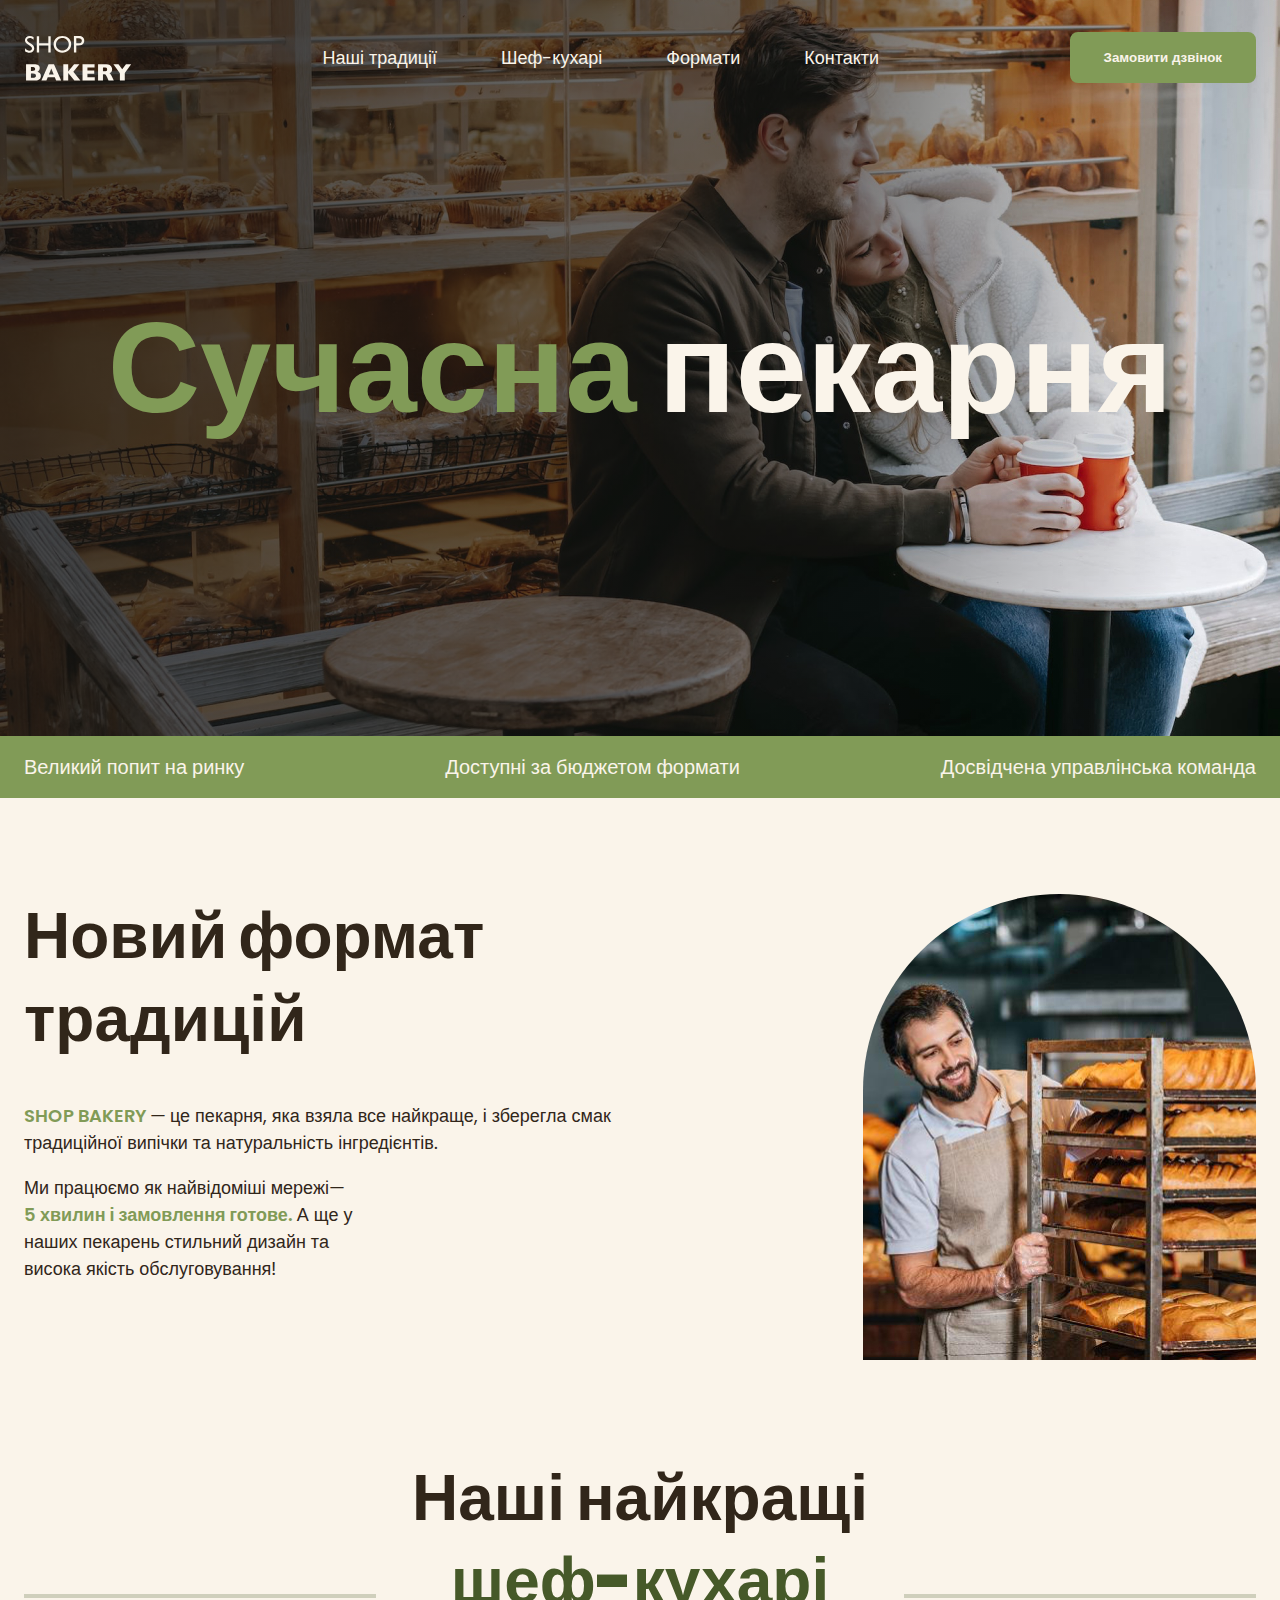
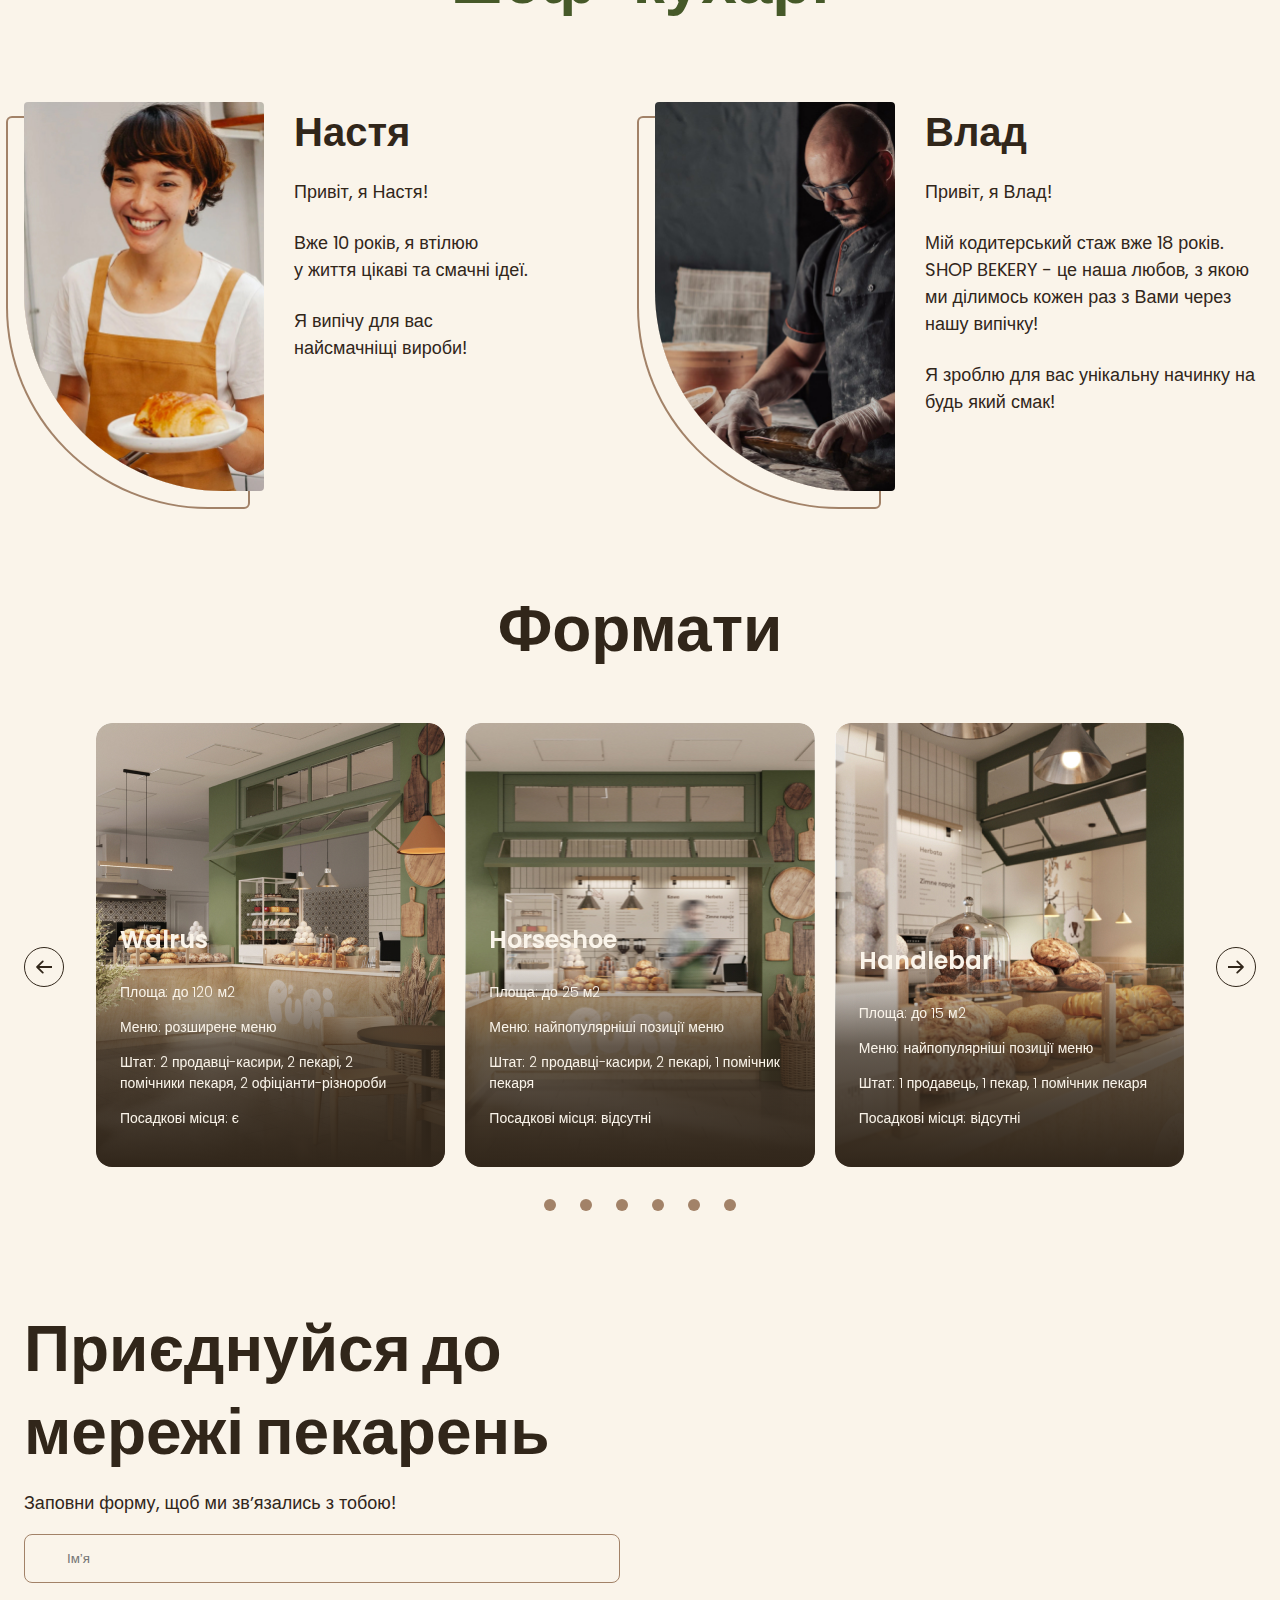
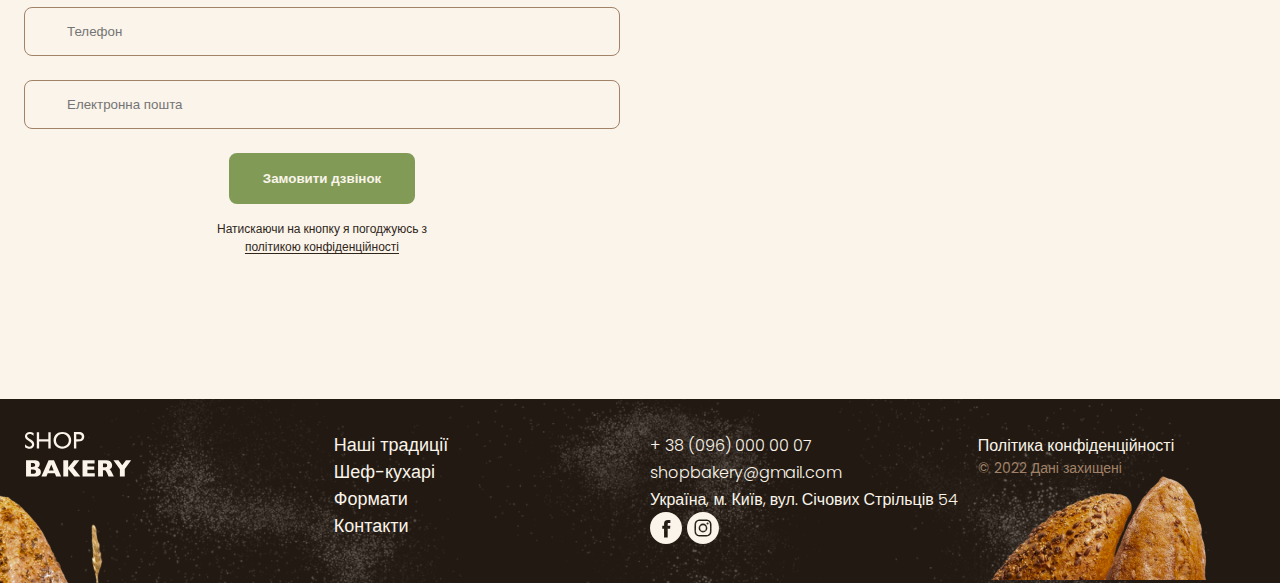
<file: index.html>
<!DOCTYPE html>
<html lang="uk">
  <head>
    <meta charset="UTF-8" />
    <meta name="viewport" content="width=device-width, initial-scale=1.0" />
    <title>Сучасна пекарня</title>
    <link rel="stylesheet" href="./css/main.min.css" />
    <link
      rel="stylesheet"
      href="https://cdn.jsdelivr.net/npm/swiper@11/swiper-bundle.min.css"
    />
  </head>
  <body>
    <header class="header">
      <div class="container">
        <div class="header__container">
          <nav class="header__nav">
            <a href=""><img src="./images/logo.svg" alt="logo" /></a>
            <ul class="header__menu">
              <li>
                <a href="#tradition-section" class="link">Наші традиції</a>
              </li>
              <li>
                <a href="#chefs-section" class="link">Шеф-кухарі</a>
              </li>
              <li>
                <a href="#formats-section" class="link">Формати</a>
              </li>
              <li>
                <a href="#contact-section" class="link">Контакти</a>
              </li>
            </ul>
          </nav>
          <button class="header__button button modal-btn-open" type="button">
            Замовити дзвінок
          </button>
          <button class="header__burger menu-btn-open" type="button">
            <svg width="24" height="24">
              <use href="./images/icons.svg#icon-menu"></use>
            </svg>
          </button>
          <div class="mobile-menu">
            <button class="mobile-menu__btn-close menu-btn-close" type="button">
              Close
            </button>
          </div>
        </div>
      </div>
    </header>
    <main>
      <section class="hero-section">
        <div class="container">
          <h1 class="hero-section-title">
            <span class="text-brand">Сучасна</span> пекарня
          </h1>
          <button
            class="hero-section__button button modal-btn-open"
            type="button"
          >
            Замовити дзвінок
          </button>
        </div>
      </section>
      <section class="advantages-section">
        <div class="container">
          <h2 hidden>Наші переваги</h2>
          <ul class="advantages-section__list">
            <li class="advantages-section__item">Великий попит на ринку</li>
            <li class="advantages-section__item">
              Доступні за бюджетом формати
            </li>
            <li class="advantages-section__item">
              Досвідчена управлінська команда
            </li>
          </ul>
        </div>
      </section>
      <section class="tradition-section section" id="tradition-section">
        <div class="container">
          <div class="tradition-section__container">
            <div class="tradition-section__content">
              <h2 class="tradition-section__title section__title">
                Новий формат традицій
              </h2>
              <p>
                <span class="text-brand text-bold text-uppercase">
                  shop bakery
                </span>
                — це пекарня, яка взяла все найкраще, і зберегла смак
                традиційної випічки та натуральність інгредієнтів.
              </p>
              <p
                class="tradition-section__text tradition-section__text--limited"
              >
                Ми працюємо як найвідоміші мережі—
                <span class="text-brand text-bold"
                  >5 хвилин і замовлення готове.</span
                >
                А ще у наших пекарень стильний дизайн та висока якість
                обслуговування!
              </p>
            </div>
            <img
              class="tradition-section__image"
              srcset="./images/baker-man.jpg 1x, ./images/baker-man@2x.jpg 2x"
              src="./images/baker-man.jpg"
              alt="Веселий пекар з готовим хлібом"
            />
          </div>
        </div>
      </section>
      <section class="chefs-section section" id="chefs-section">
        <div class="container">
          <h2
            class="chefs-section__title section__title section__title--centered"
          >
            Наші найкращі<br />
            <span class="text-brand-dark">шеф-кухарі</span>
          </h2>
          <ul class="chefs-section__list">
            <li class="chefs-section__item">
              <article class="chef-card">
                <img
                  class="chef-card__photo"
                  src="./images/nastya.jpg"
                  alt="я Настя"
                />
                <div>
                  <h3 class="chef-card__title">Настя</h3>
                  <p class="chef-card__text" class="chef-card__text">
                    Привіт, я Настя!
                  </p>
                  <p class="chef-card__text" class="chef-card__text">
                    Вже 10 років, я втілюю <br />
                    у життя цікаві та смачні ідеї.
                  </p>
                  <p class="chef-card__text" class="chef-card__text">
                    Я випічу для вас <br />
                    найсмачніщі вироби!
                  </p>
                </div>
              </article>
            </li>
            <li class="chefs-section__item">
              <article class="chef-card">
                <img
                  class="chef-card__photo"
                  src="./images/vlad.jpg"
                  alt="я Влад"
                />
                <div>
                  <h3 class="chef-card__title">Влад</h3>
                  <p class="chef-card__text">Привіт, я Влад!</p>
                  <p class="chef-card__text">
                    Мій кодитерський стаж вже 18 років. SHOP BEKERY - це наша
                    любов, з якою ми ділимось кожен раз з Вами через нашу
                    випічку!
                  </p>
                  <p class="chef-card__text">
                    Я зроблю для вас унікальну начинку на будь який смак!
                  </p>
                </div>
              </article>
            </li>
          </ul>
        </div>
      </section>
      <section class="formats-section section" id="formats-section">
        <div class="container">
          <h2
            class="formats-section__title section__title section__title--centered"
          >
            Формати
          </h2>
          <div class="formats-section__slider">
            <button
              class="formats-section__button carousel-button prev"
              type="button"
            >
              <svg width="16" height="16">
                <use href="./images/icons.svg#icon-arrow"></use>
              </svg>
            </button>
            <div class="formats-section__container swiper-container">
              <ul class="formats-section__list swiper-wrapper">
                <li class="swiper-slide">
                  <article class="format-card">
                    <img
                      class="format-card__image"
                      src="./images/walrus-format.jpg"
                      alt=""
                    />
                    <h3 class="format-card__title" lang="en">Walrus</h3>
                    <div class="format-card__text">
                      <p>Площа: до 120 м2</p>
                      <p>Меню: розширене меню</p>
                      <p>
                        Штат: 2 продавці-касири, 2 пекарі, 2 помічники пекаря, 2
                        офіціанти-різнороби
                      </p>
                      <p>Посадкові місця: є</p>
                    </div>
                  </article>
                </li>
                <li class="swiper-slide">
                  <article class="format-card">
                    <img
                      class="format-card__image"
                      src="./images/horseshoe-format.jpg"
                      alt="Horseshoe"
                    />
                    <h3 class="format-card__title" lang="en">Horseshoe</h3>
                    <div class="format-card__text">
                      <p>Площа: до 25 м2</p>
                      <p>Меню: найпопулярніші позиції меню</p>
                      <p>
                        Штат: 2 продавці-касири, 2 пекарі, 1 помічник пекаря
                      </p>
                      <p>Посадкові місця: відсутні</p>
                    </div>
                  </article>
                </li>
                <li class="swiper-slide">
                  <article class="format-card">
                    <img
                      class="format-card__image"
                      src="./images/handlebar-format.jpg"
                      alt="Handlebar"
                    />
                    <h3 class="format-card__title" lang="en">Handlebar</h3>
                    <div class="format-card__text">
                      <p>Площа: до 15 м2</p>
                      <p>Меню: найпопулярніші позиції меню</p>
                      <p>Штат: 1 продавець, 1 пекар, 1 помічник пекаря</p>
                      <p>Посадкові місця: відсутні</p>
                    </div>
                  </article>
                </li>
                <li class="swiper-slide">
                  <article class="format-card">
                    <img
                      class="format-card__image"
                      src="./images/walrus-format.jpg"
                      alt=""
                    />
                    <h3 class="format-card__title" lang="en">Walrus</h3>
                    <div class="format-card__text">
                      <p>Площа: до 120 м2</p>
                      <p>Меню: розширене меню</p>
                      <p>
                        Штат: 2 продавці-касири, 2 пекарі, 2 помічники пекаря, 2
                        офіціанти-різнороби
                      </p>
                      <p>Посадкові місця: є</p>
                    </div>
                  </article>
                </li>
                <li class="swiper-slide">
                  <article class="format-card">
                    <img
                      class="format-card__image"
                      src="./images/horseshoe-format.jpg"
                      alt="Horseshoe"
                    />
                    <h3 class="format-card__title" lang="en">Horseshoe</h3>
                    <div class="format-card__text">
                      <p>Площа: до 25 м2</p>
                      <p>Меню: найпопулярніші позиції меню</p>
                      <p>
                        Штат: 2 продавці-касири, 2 пекарі, 1 помічник пекаря
                      </p>
                      <p>Посадкові місця: відсутні</p>
                    </div>
                  </article>
                </li>
                <li class="swiper-slide">
                  <article class="format-card">
                    <img
                      class="format-card__image"
                      src="./images/handlebar-format.jpg"
                      alt="Handlebar"
                    />
                    <h3 class="format-card__title" lang="en">Handlebar</h3>
                    <div class="format-card__text">
                      <p>Площа: до 15 м2</p>
                      <p>Меню: найпопулярніші позиції меню</p>
                      <p>Штат: 1 продавець, 1 пекар, 1 помічник пекаря</p>
                      <p>Посадкові місця: відсутні</p>
                    </div>
                  </article>
                </li>
              </ul>
              <div class="pagination">
                <span class="pagination__buton"></span>
                <span class="pagination__buton"></span>
                <span class="pagination__buton"></span>
                <span class="pagination__buton"></span>
              </div>
            </div>
            <button
              class="formats-section__button carousel-button next"
              type="button"
            >
              <svg width="16" height="16">
                <use href="./images/icons.svg#icon-arrow"></use>
              </svg>
            </button>
          </div>
        </div>
      </section>
      <section class="contact-section section" id="contact-section">
        <div class="container">
          <div class="contact-section__container">
            <div class="contact-section__form">
              <h2 class="contact-section__title section__title">
                Приєднуйся до мережі пекарень
              </h2>
              <p>Заповни форму, щоб ми звʼязались з тобою!</p>
              <form name="contact-form" autocomplete="on">
                <div class="contact-section__form-field input">
                  <label class="input__label visually-hidden" for="user-name">
                    Ім’я
                  </label>
                  <input
                    class="input__control"
                    type="text"
                    id="user-name"
                    class="user-name"
                    placeholder="Ім’я"
                    required
                  />
                </div>

                <div class="contact-section__form-field input">
                  <label class="input__label visually-hidden" for="user-tel"
                    >Телефон</label
                  >
                  <input
                    class="input__control"
                    type="tel"
                    id="user-tel"
                    class="user-tel"
                    placeholder="Телефон"
                    required
                  />
                </div>

                <div class="contact-section__form-field input">
                  <label class="input__label visually-hidden" for="user-email"
                    >Електронна пошта</label
                  >
                  <input
                    class="input__control"
                    type="email"
                    id="user-email"
                    class="user-email"
                    placeholder="Електронна пошта"
                    required
                  />
                </div>
                <button class="contact-section__button button" type="submit">
                  Замовити дзвінок
                </button>
                <p class="form-terms">
                  Натискаючи на кнопку я погоджуюсь з
                  <a class="form-terms__link" href="#" target="_blank"
                    >політикою конфіденційності</a
                  >
                </p>
              </form>
            </div>
            <iframe
              class="contact-section__map"
              src="https://www.google.com/maps/embed?pb=!1m18!1m12!1m3!1d2540.1640531314047!2d30.491233500000003!3d50.4566697!2m3!1f0!2f0!3f0!3m2!1i1024!2i768!4f13.1!3m3!1m2!1s0x40d4ce637bfe1717%3A0x5370c2254ad1b952!2z0YPQuy4g0KHQtdGH0LXQstGL0YUg0KHRgtGA0LXQu9GM0YbQvtCyLCA1NCwg0JrQuNC10LIsINCj0LrRgNCw0LjQvdCwLCAwMjAwMA!5e0!3m2!1sru!2sde!4v1699197183484!5m2!1sru!2sde"
              style="border: 0"
              allowfullscreen=""
              loading="lazy"
              referrerpolicy="no-referrer-when-downgrade"
            ></iframe>
          </div>
        </div>
      </section>
    </main>
    <footer class="footer">
      <div class="container">
        <div class="footer__container">
          <nav class="footer__nav">
            <div class="footer__logo">
              <a href=""><img src="./images/logo.svg" alt="logo" /></a>
            </div>
            <ul class="footer__menu">
              <li>
                <a href="#tradition-section" class="link">Наші традиції</a>
              </li>
              <li>
                <a href="#chefs-section" class="link">Шеф-кухарі</a>
              </li>
              <li>
                <a href="#formats-section" class="link">Формати</a>
              </li>
              <li>
                <a href="#contact-section" class="link">Контакти</a>
              </li>
            </ul>
          </nav>
          <address class="footer__address">
            <div class="footer__address-contacts">
              <ul class="footer__address-list">
                <li>
                  <a class="footer__address-link" href="tel:+ 380960000007"
                    >+ 38 (096) 000 00 07</a
                  >
                </li>
                <li>
                  <a
                    class="footer__address-link"
                    href="mailto:shopbakery@gmail.com"
                    >shopbakery@gmail.com</a
                  >
                </li>
                <li>
                  <a
                    class="footer__address-link"
                    href="https://maps.app.goo.gl/KGZe3xbd6ZkTj54U8"
                    target="_blank"
                    >Україна, м. Київ, вул. Січових Стрільців 54
                  </a>
                </li>
              </ul>
              <div>
                <a href="#">
                  <svg class="footer__address-icon" width="32" height="32">
                    <use href="./images/icons.svg#icon-facebook"></use>
                  </svg>
                </a>
                <a href="#">
                  <svg class="footer__address-icon" width="32" height="32">
                    <use href="./images/icons.svg#icon-instagram"></use>
                  </svg>
                </a>
              </div>
            </div>
            <div class="footer__address-info">
              <a class="footer__address-link" href="#" target="_blank">
                Політика конфіденційності</a
              >
              <p class="footer__address-copyright">&copy; 2022 Дані захищені</p>
            </div>
          </address>
        </div>
      </div>
    </footer>
    <div class="backdrop is-hidden">
      <div class="modal">
        <button class="modal__btn-close modal-btn-close" type="button">
          Close
        </button>
        <h2>Замовити дзвінок</h2>
        <p>Залишіть заявку та наш спеціаліст зв'яжеться з Вами!</p>
        <form name="modal-form" autocomplete="on">
          <div class="modal__form-field input">
            <label class="input__label visually-hidden" for="user-name"
              >Ім’я</label
            >
            <input
              class="input__control"
              type="text"
              id="user-name"
              class="user-name"
              placeholder="Ім’я"
              required
            />
          </div>

          <div class="modal__form-field input">
            <label class="input__label visually-hidden" for="user-tel"
              >Телефон</label
            >
            <input
              class="input__control"
              type="tel"
              id="user-tel"
              class="user-tel"
              placeholder="Телефон"
              required
            />
          </div>

          <div class="modal__form-field input">
            <label class="input__label visually-hidden" for="user-email"
              >Електронна пошта</label
            >
            <input
              class="input__control"
              type="email"
              id="user-email"
              class="user-email"
              placeholder="Електронна пошта"
              required
            />
          </div>
          <button class="modal__button button" type="submit">
            Замовити дзвінок
          </button>
          <p class="form-terms">
            Натискаючи на кнопку я погоджуюсь з
            <a class="form-terms__link" href="#" target="_blank"
              >політикою конфіденційності</a
            >
          </p>
        </form>
      </div>
    </div>

    <script src="./js/modal.js"></script>
    <script src="./js/mobile-menu.js"></script>
    <script src="https://cdn.jsdelivr.net/npm/swiper@11/swiper-bundle.min.js"></script>
    <script src="./js/formats-sidebar.js"></script>
  </body>
</html>
</file>
<file: css/main.min.css>
@font-face{font-display:swap;font-family:"Poppins";font-style:normal;font-weight:300;src:url("../fonts/poppins-v20-latin-300.woff2") format("woff2")}@font-face{font-display:swap;font-family:"Poppins";font-style:normal;font-weight:400;src:url("../fonts/poppins-v20-latin-regular.woff2") format("woff2")}@font-face{font-display:swap;font-family:"Poppins";font-style:normal;font-weight:600;src:url("../fonts/poppins-v20-latin-600.woff2") format("woff2")}@font-face{font-display:swap;font-family:"Poppins";font-style:normal;font-weight:900;src:url("../fonts/poppins-v20-latin-900.woff2") format("woff2")}:root{--color-primari-dark: #31261a;--color-primari-light: #faf4ea;--color-secondary-dark: #a28268;--color-brand-dark: #465929;--color-brand-normal: #819b57;--color-brand-light: #cfcfbc}*,*::before,*::after{box-sizing:border-box}body{color:var(--color-primari-dark);background-color:var(--color-primari-light);font-family:"Poppins",sans-serif;font-style:normal;line-height:normal;font-size:16px;font-weight:300;line-height:1.5;margin:0}@media screen and (min-width: 768px){body{font-size:18px;font-weight:400}}h1,h2,h3,h4,h5,h6,p{margin-top:0}img{display:block;max-width:100%;height:auto;-o-object-fit:cover;object-fit:cover}ul{margin:0;padding:0;list-style-type:none}a{display:inline-block;text-decoration:none}address{font-style:normal}.text-brand{color:var(--color-brand-normal)}.text-brand-dark{color:var(--color-brand-dark)}.text-bold{font-weight:600}.text-uppercase{text-transform:uppercase}.visually-hidden{position:absolute;left:-10000px;top:auto;width:1px;height:1px;overflow:hidden}.container{width:100%;max-width:1288px;margin:0 auto;padding:0 24px}.section{padding:20px 0}@media screen and (min-width: 768px){.section{padding:48px 0}}.section__title{color:var(--color-primari-dark);font-size:32px;font-weight:900;line-height:1.5}@media screen and (min-width: 768px){.section__title{font-size:64px;line-height:1.3}}.section__title--centered{text-align:center}.mobile-menu{position:fixed;top:0;left:0;width:100%;height:100%;background-color:var(--color-primari-light);transform:translate(100%);transition:transform .3s}.mobile-menu.is-open{transform:translate(0)}.mobile-menu__btn-close{position:absolute;top:16px;right:24px}.button{display:block;padding:16px 32px;color:var(--color-primari-light);font-weight:600;background:var(--color-brand-normal);border:2px solid var(--color-brand-normal);border-radius:8px;cursor:pointer}.button:hover{color:var(--color-brand-dark);background-color:var(--color-primari-light)}.link{color:var(--color-primari-light);text-align:center;transition:color .3s}.link:hover{color:var(--color-brand-normal)}.header{position:absolute;top:0;left:0;width:100%;padding-top:16px}@media screen and (min-width: 1280px){.header{padding-top:32px}}.header__container{display:flex;align-items:center;gap:40px}.header__nav{display:flex;align-items:center;flex-grow:1;gap:40px}.header__menu{display:none}@media screen and (min-width: 1280px){.header__menu{display:flex;gap:64px;flex-grow:1;justify-content:center}}.header__button{display:none}@media screen and (min-width: 1280px){.header__button{display:block}}.header__burger{width:24px;height:24px;padding:0;background-color:rgba(0,0,0,0);border:none;fill:var(--color-primari-light)}@media screen and (min-width: 1280px){.header__burger{display:none}}.hero-section{padding:124px 0;background-image:linear-gradient(102.76deg, rgba(18, 18, 17, 0.78) 2.03%, rgba(18, 18, 17, 0.6) 58.46%, rgba(18, 18, 17, 0) 90.36%),url(../images/hero-section-background.jpg);background-repeat:no-repeat;background-position:center top;background-size:cover}@media screen and (min-width: 1280px){.hero-section{padding:272px 0}}@media screen and (min-device-pixel-ratio: 2),(-webkit-min-device-pixel-ratio: 2),(min-resolution: 192dpi),(min-resolution: 2dppx){.hero-section{background-image:linear-gradient(102.76deg, rgba(18, 18, 17, 0.78) 2.03%, rgba(18, 18, 17, 0.6) 58.46%, rgba(18, 18, 17, 0) 90.36%),url(../images/hero-section-background@2x.jpg)}}.hero-section-title{margin-bottom:48px;color:var(--color-primari-light);text-align:center;font-size:67px;font-weight:900;line-height:1}@media screen and (min-width: 1280px){.hero-section-title{margin-bottom:0;font-size:128px;line-height:1.5}}.hero-section__button{margin:0 auto}@media screen and (min-width: 1280px){.hero-section__button{display:none}}.advantages-section{padding:16px 0}@media screen and (min-width: 768px){.advantages-section{background-color:var(--color-brand-normal)}}.advantages-section__list{display:flex;flex-direction:column;gap:16px;padding:24px 40px;background-color:var(--color-brand-light);border-radius:24px}@media screen and (min-width: 768px){.advantages-section__list{flex-direction:row;justify-content:space-between;gap:40px;padding:0;background-color:rgba(0,0,0,0);border-radius:0}}.advantages-section__item{font-size:14px;font-weight:300}@media screen and (min-width: 768px){.advantages-section__item{color:var(--color-primari-light);font-size:20px;font-weight:300}}.tradition-section{padding-top:40px}@media screen and (min-width: 768px){.tradition-section{padding-top:96px}}.tradition-section__container{display:flex;align-items:flex-start;justify-content:space-between;gap:40px}.tradition-section__content{max-width:660px}.tradition-section__title{margin-bottom:42px}.tradition-section__text--limited{max-width:330px}.tradition-section__image{display:none;border-radius:400px 400px 0px 0px}@media screen and (min-width: 768px){.tradition-section__image{display:block}}.chefs-section__title{margin:0 auto 24px;position:relative}@media screen and (min-width: 1280px){.chefs-section__title{margin-bottom:80px}}.chefs-section__title::before,.chefs-section__title::after{display:none;width:352px;border:2px solid var(--color-brand-light);content:""}@media screen and (min-width: 1280px){.chefs-section__title::before,.chefs-section__title::after{display:block}}.chefs-section__title::before{position:absolute;bottom:24px;left:0}.chefs-section__title::after{position:absolute;bottom:24px;right:0}.chefs-section__list{display:flex;flex-direction:column;gap:20px}@media screen and (min-width: 768px){.chefs-section__list{flex-direction:row;gap:40px 30px}}@media screen and (min-width: 768px){.chefs-section__item{flex-basis:calc((100% - 30px)/2)}}.input{position:relative}.input__label{display:block}.input__control{padding:16px 42px;width:100%;color:var(--color-secondary-dark);border:1px solid var(--color-secondary-dark);border-radius:8px;background-color:rgba(0,0,0,0)}.input__control:focus{border-color:var(--color-brand-normal);outline:none}.input::-moz-placeholder{color:var(--color-secondary-dark);left:42px;font-size:16px}.input::placeholder{color:var(--color-secondary-dark);left:42px;font-size:16px}.input:focus::-moz-placeholder{color:var(--color-primari-dark)}.input:focus::placeholder{color:var(--color-primari-dark)}.chef-card{display:flex;align-items:flex-start;gap:16px}@media screen and (min-width: 1280px){.chef-card{gap:30px}}.chef-card__photo{width:140px;border-radius:4px 4px 4px 200px;box-shadow:-16px 16px 0 0 var(--color-primari-light),-16px 16px 0 2px var(--color-secondary-dark)}@media screen and (min-width: 1280px){.chef-card__photo{width:240px}}.chef-card__title{font-size:24px;font-weight:600;margin-bottom:8px}@media screen and (min-width: 1280px){.chef-card__title{font-size:40px;margin-bottom:16px}}.chef-card__text{font-size:14px;margin-bottom:24px}.chef-card__text:last-child{margin-bottom:0}@media screen and (min-width: 1280px){.chef-card__text{font-size:18px}}.formats-section__slider{display:flex;gap:32px;align-items:center}.formats-section__container{overflow:hidden}.formats-section__list{margin-bottom:32px}.formats-section__button{display:none}@media screen and (min-width: 768px){.formats-section__button{display:flex}}.pagination{display:flex;align-items:center;justify-content:center;gap:24px}.pagination__button{width:12px;height:12px;padding:0;background-color:var(--color-secondary-dark);border-radius:50%}.pagination__button--active{background-color:var(--color-brand-normal)}.format-card{position:relative;display:flex;flex-direction:column;justify-content:flex-end;padding:24px;height:444px;border-radius:16px;background-image:linear-gradient(180deg, rgba(49, 38, 26, 0) 55.21%, rgba(49, 38, 26, 0.71) 72.92%, #31261a 100%);overflow:hidden}.format-card__image{position:absolute;top:0;left:0;width:100%;height:100%;z-index:-1}.format-card__title{color:var(--color-primari-light);font-size:24px;font-weight:600}.format-card__text{color:var(--color-primari-light);font-size:14px;font-weight:300}.carousel-button{display:flex;align-items:center;justify-content:center;flex-shrink:0;padding:0;width:40px;height:40px;background-color:rgba(0,0,0,0);fill:var(--color-primari-dark);border:1px solid var(--color-primari-dark);border-radius:50%;cursor:pointer}.carousel-button:hover{background-color:var(--color-primari-dark);fill:var(--color-primari-light)}.carousel-button.next{transform:rotate(180deg)}.contact-section{padding-bottom:96px}.contact-section__container{display:flex;flex-direction:column;gap:24px}@media screen and (min-width: 768px){.contact-section__container{flex-direction:row;gap:32px}}.contact-section__title{margin-bottom:16px}.contact-section__form-field{margin-bottom:24px}.contact-section__button{display:block;margin:0 auto 16px}.contact-section__map{flex-shrink:0;height:176px;margin:0 -24px;border:none;border-radius:16px}@media screen and (min-width: 768px){.contact-section__map{margin:auto;width:320px;height:500px}}@media screen and (min-width: 768px){.contact-section__map{width:604px;height:596px}}.footer{position:relative;background-image:url(../images/footer-background.png);background-color:var(--color-primari-dark);background-repeat:no-repeat;background-size:cover;background-position:center;padding:32px 0}.footer::before,.footer::after{position:absolute;content:"";bottom:0;background-repeat:no-repeat}.footer::before{background-image:url(../images/decor-bread-small.png);width:180px;height:120px;left:0}.footer::after{background-image:url(../images/decor-bread-large.png);width:380px;height:190px;right:0}.footer__address,.footer__nav{display:flex;flex-direction:column;gap:20px;text-align:center}@media screen and (min-width: 768px){.footer__address,.footer__nav{flex-direction:row;flex-basis:50%;text-align:left}}.footer__container{display:flex;flex-direction:column;gap:20px}@media screen and (min-width: 768px){.footer__container{flex-direction:row}}.footer__logo,.footer__menu{flex-grow:1}.footer__address-list,.footer__address-info{flex-grow:1}.footer__address-link{color:var(--color-primari-light);font-size:16px;font-weight:300;text-decoration:none}.footer__address-link:hover{color:var(--color-brand-normal)}.footer__address-copyright{color:#a18268;font-size:14px}.footer__address-icon{fill:var(--color-primari-light)}.footer__address-icon:hover{fill:var(--color-brand-normal)}.backdrop{position:fixed;top:0;right:0;bottom:0;left:0;background-color:rgba(0,0,0,.5);display:flex;align-items:center;justify-content:center;padding:20px;transition:opacity .5s,visibility .5s}.backdrop.is-hidden{opacity:0;visibility:hidden;pointer-events:none}.modal{position:relative;width:100%;max-width:880px;height:100%;max-height:880px;padding:48px;background-color:var(--color-primari-light);border-radius:32px;overflow-y:auto}@media screen and (min-width: 768px){.modal{padding:128px}}.modal__btn-close{position:absolute;top:40px;right:40px}.modal__form-field{margin-bottom:32px}.modal__button{margin:0 auto 24px}.form-terms{font-size:12px;font-weight:500;max-width:220px;text-align:center;margin:0 auto}.form-terms__link{color:var(--color-primari-dark);text-underline-offset:2px;text-decoration:underline}/*# sourceMappingURL=main.min.css.map */
</file>
